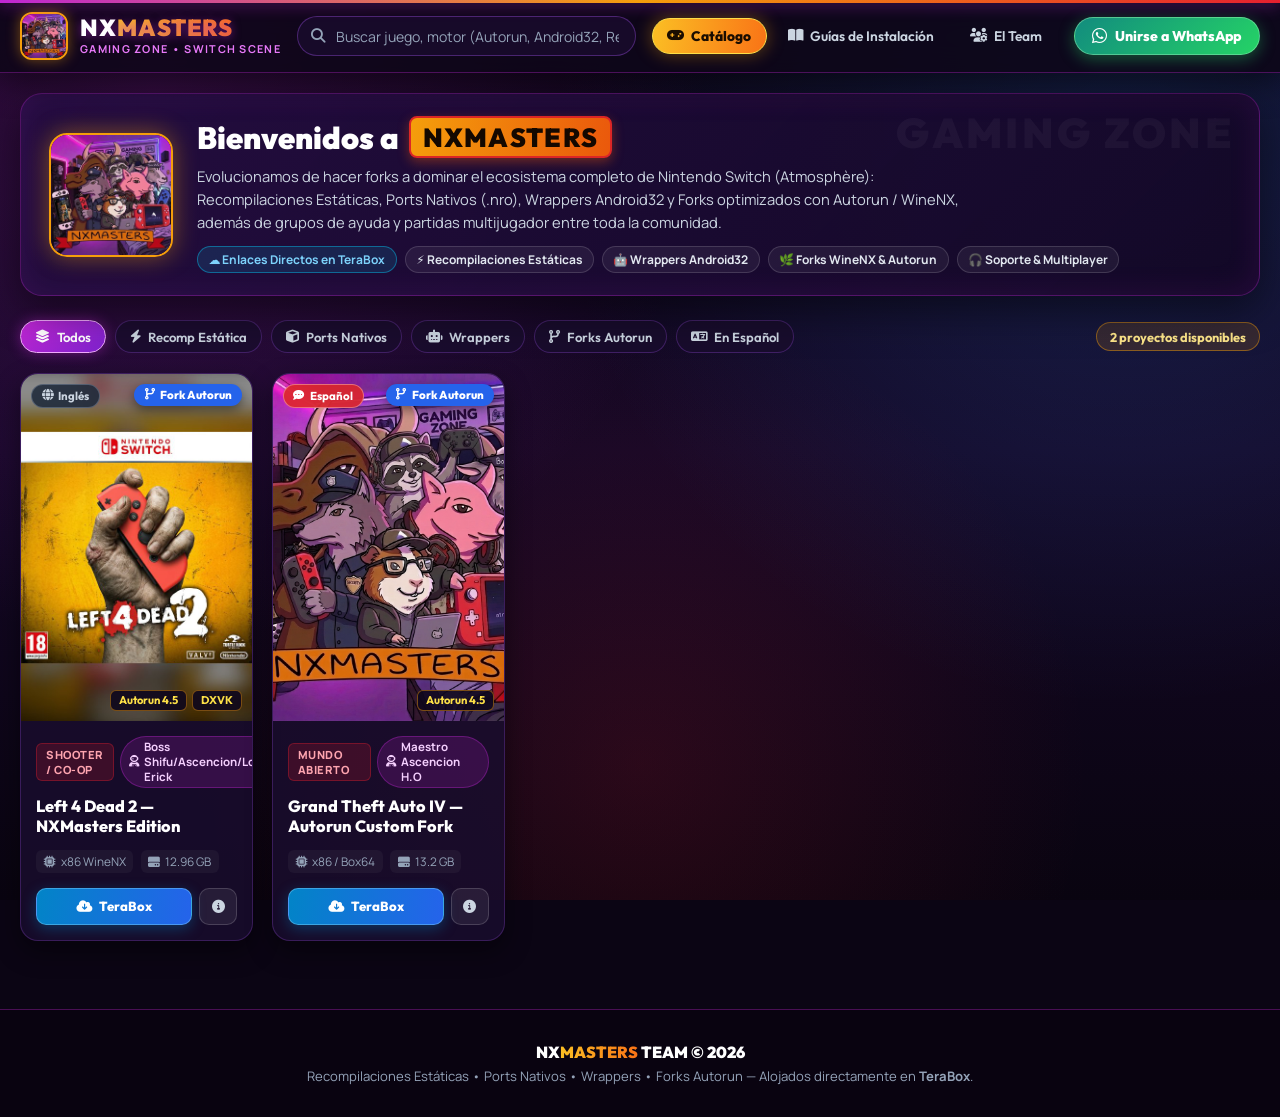
<file: index.html>
<!DOCTYPE html>
<html lang="es">
<head>
    <meta charset="UTF-8">
    <meta name="viewport" content="width=device-width, initial-scale=1.0">
    <title>NXMASTERS — Recompilaciones Estáticas, Ports, Wrappers y Forks para Nintendo Switch</title>
    <meta name="description" content="Comunidad oficial de NXMASTERS. Descarga directa por TeraBox de recompilaciones estáticas, ports nativos, wrappers Android32 y forks WineNX/Autorun para Nintendo Switch.">
    <link rel="icon" type="image/jpeg" href="assets/nxmasters_logo.jpg">
    <link rel="preconnect" href="https://fonts.googleapis.com">
    <link rel="preconnect" href="https://fonts.gstatic.com" crossorigin>
    <link rel="stylesheet" href="https://fonts.googleapis.com/css2?family=Outfit:wght@400;600;700;800;900&family=Manrope:wght@400;500;700&display=swap">
    <link rel="stylesheet" href="https://cdnjs.cloudflare.com/ajax/libs/font-awesome/6.5.1/css/all.min.css">
    <link rel="stylesheet" href="styles.css">
</head>
<body>

    <!-- CABECERA NEÓN -->
    <header class="glass-header">
        <nav class="site-bar" aria-label="Navegación Principal">
            <a href="#" onclick="switchView('catalogo', event)" class="brand">
                <img src="assets/nxmasters_logo.jpg" alt="Logo NXMASTERS" class="brand-avatar">
                <div class="brand-title-wrap">
                    <span class="brand-name">NX<span class="brand-gold">MASTERS</span></span>
                    <span class="brand-sub">Gaming Zone • Switch Scene</span>
                </div>
            </a>

            <div class="search-box">
                <i class="fa-solid fa-magnifying-glass" aria-hidden="true"></i>
                <input type="text" id="search-input" class="glow-input" placeholder="Buscar juego, motor (Autorun, Android32, Recomp) o autor..." oninput="renderCatalog()">
            </div>

            <div class="site-links">
                <button type="button" class="nav-pill nav-active" data-view="catalogo" onclick="switchView('catalogo', event)">
                    <i class="fa-solid fa-gamepad"></i> Catálogo
                </button>
                <button type="button" class="nav-pill" data-view="guias" onclick="switchView('guias', event)">
                    <i class="fa-solid fa-book-open"></i> Guías de Instalación
                </button>
                <button type="button" class="nav-pill" data-view="team" onclick="switchView('team', event)">
                    <i class="fa-solid fa-users-gear"></i> El Team (6)
                </button>
            </div>

            <a href="https://chat.whatsapp.com/L4F3hVRTHtdAn8JWwnv4HG" id="header-wa-btn" target="_blank" rel="noopener" class="community-btn">
                <i class="fa-brands fa-whatsapp"></i> Unirse a WhatsApp
            </a>
        </nav>
    </header>

    <!-- CONTENIDO PRINCIPAL -->
    <main class="main-wrap">

        <!-- HERO BANNER CON EL LOGO OFICIAL DE 6 INTEGRANTES -->
        <section class="hero-banner">
            <div class="hero-logo-card" title="NXMASTERS Squad">
                <img src="assets/nxmasters_logo.jpg" alt="Equipo NXMASTERS">
            </div>
            <div class="hero-info">
                <h1>
                    Bienvenidos a <span class="ribbon-tag">NXMASTERS</span>
                </h1>
                <p>
                    Evolucionamos de hacer forks a dominar el ecosistema completo de <strong>Nintendo Switch (Atmosphère)</strong>:
                    <strong>Recompilaciones Estáticas</strong>, <strong>Ports Nativos (.nro)</strong>, <strong>Wrappers Android32</strong> y <strong>Forks optimizados con Autorun / WineNX</strong>, además de grupos de ayuda y partidas multijugador entre toda la comunidad.
                </p>
                <div class="hero-badges">
                    <span class="tech-pill terabox"><i class="fa-solid fa-cloud-arrow-down"></i> Enlaces Directos en TeraBox</span>
                    <span class="tech-pill"><i class="fa-solid fa-microchip"></i> Recompilaciones Estáticas</span>
                    <span class="tech-pill"><i class="fa-brands fa-android"></i> Wrappers Android32</span>
                    <span class="tech-pill"><i class="fa-solid fa-code-branch"></i> Forks WineNX & Autorun</span>
                    <span class="tech-pill"><i class="fa-solid fa-headset"></i> Soporte & Multiplayer</span>
                </div>
            </div>
        </section>

        <!-- VISTA 1: CATÁLOGO DE LANZAMIENTOS -->
        <section id="view-catalogo">
            <div class="filters-bar" id="filter-tabs">
                <button type="button" class="filter-tab activo" data-filter="todos" onclick="setFilter('todos')">
                    <i class="fa-solid fa-layer-group"></i> Todos
                </button>
                <button type="button" class="filter-tab" data-filter="recomp" onclick="setFilter('recomp')">
                    <i class="fa-solid fa-bolt"></i> Recomp Estática
                </button>
                <button type="button" class="filter-tab" data-filter="port" onclick="setFilter('port')">
                    <i class="fa-solid fa-cube"></i> Ports Nativos
                </button>
                <button type="button" class="filter-tab" data-filter="wrapper" onclick="setFilter('wrapper')">
                    <i class="fa-brands fa-android"></i> Wrappers
                </button>
                <button type="button" class="filter-tab" data-filter="fork" onclick="setFilter('fork')">
                    <i class="fa-solid fa-code-branch"></i> Forks Autorun
                </button>
                <button type="button" class="filter-tab" data-filter="espanol" onclick="setFilter('espanol')">
                    <i class="fa-solid fa-language"></i> En Español
                </button>
                <span id="game-count" class="count-badge">Cargando...</span>
            </div>

            <div id="games-grid" class="games-grid"></div>
        </section>

        <!-- VISTA 2: GUÍAS DE INSTALACIÓN POR TIPO DE PROYECTO -->
        <section id="view-guias" class="hidden">
            <h2 style="font-family:'Outfit',sans-serif;font-size:1.6rem;font-weight:900;margin-bottom:0.4rem;">
                <i class="fa-solid fa-screwdriver-wrench" style="color:var(--banner-gold);"></i> Guías Rápidas de Instalación en Switch
            </h2>
            <p style="color:var(--text-muted);font-size:0.9rem;">
                Cada lanzamiento de NXMASTERS indica su arquitectura en la esquina superior derecha de la portada. Sigue los pasos según el tipo de proyecto descargado desde TeraBox:
            </p>

            <div class="guide-grid">
                <div class="guide-card">
                    <h3><i class="fa-solid fa-bolt"></i> Ports Nativos & Recompilaciones Estáticas</h3>
                    <ol class="guide-steps">
                        <li><span class="step-num">1</span><span>Descarga el archivo <code>.zip</code> directo desde el botón azul de <strong>TeraBox</strong>.</span></li>
                        <li><span class="step-num">2</span><span>Extrae la carpeta dentro de <code>sdmc:/switch/&lt;nombre-del-juego&gt;/</code> en tu microSD.</span></li>
                        <li><span class="step-num">3</span><span>Inicia el <strong>hbmenu</strong> en modo <em>Title Takeover</em> (manteniendo pulsado <strong>R</strong> al abrir cualquier juego).</span></li>
                        <li><span class="step-num">4</span><span>Ejecuta el archivo <code>.nro</code> o usa el forwarder incluido para abrirlo desde el menú Home.</span></li>
                    </ol>
                </div>

                <div class="guide-card">
                    <h3><i class="fa-brands fa-android"></i> Wrappers (Android32 / GLES)</h3>
                    <ol class="guide-steps">
                        <li><span class="step-num">1</span><span>Descarga el paquete del wrapper desde <strong>TeraBox</strong> y descomprímelo en la raíz de tu microSD.</span></li>
                        <li><span class="step-num">2</span><span>Verifica que las librerías <code>.so</code> y assets queden en su ruta de <code>/switch/</code> correspondiente.</span></li>
                        <li><span class="step-num">3</span><span>Ábrelo desde <strong>Sphaira / hbmenu</strong> con toda la RAM disponible (<em>Applet Mode NO soportado</em>).</span></li>
                    </ol>
                </div>

                <div class="guide-card">
                    <h3><i class="fa-solid fa-code-branch"></i> Forks (WineNX / Autorun PC)</h3>
                    <ol class="guide-steps">
                        <li><span class="step-num">1</span><span>Descarga el fork desde <strong>TeraBox</strong> y descomprime la carpeta en <code>/switch</code> de tu microSD.</span></li>
                        <li><span class="step-num">2</span><span>Entra al <strong>hbmenu</strong> manteniendo presionado <strong>R</strong> sobre cualquier juego instalado.</span></li>
                        <li><span class="step-num">3</span><span>Al abrir el fork te preguntará si deseas crear el acceso directo en el menú Home: pulsa <strong>Aceptar (+)</strong> y listo.</span></li>
                    </ol>
                </div>
            </div>
        </section>

        <!-- VISTA 3: EL TEAM NXMASTERS & COMUNIDAD -->
        <section id="view-team" class="hidden">
            <h2 style="font-family:'Outfit',sans-serif;font-size:1.6rem;font-weight:900;margin-bottom:0.4rem;">
                <i class="fa-solid fa-users" style="color:var(--banner-gold);"></i> El Escuadrón NXMASTERS
            </h2>
            <p style="color:var(--text-muted);font-size:0.9rem;">
                Los 6 integrantes oficiales representados en nuestro emblema de la Gaming Zone, junto con nuestros grupos de soporte y juego online:
            </p>

            <div id="team-grid" class="team-grid"></div>
        </section>

    </main>

    <!-- MODAL DETALLES Y DESCARGA TERABOX -->
    <dialog id="modal-juego" class="modal-juego">
        <div id="modal-body"></div>
    </dialog>

    <!-- PIE DE PÁGINA -->
    <footer class="footer-glow">
        <p style="font-family:'Outfit',sans-serif;font-weight:900;font-size:1rem;color:#fff;margin-bottom:0.35rem;">
            NX<span class="brand-gold">MASTERS</span> TEAM &copy; 2026
        </p>
        <p>Recompilaciones Estáticas • Ports Nativos • Wrappers • Forks Autorun — Alojados directamente en <strong>TeraBox</strong>.</p>
    </footer>

    <script src="data.js"></script>
    <script src="app.js"></script>
</body>
</html>
</file>
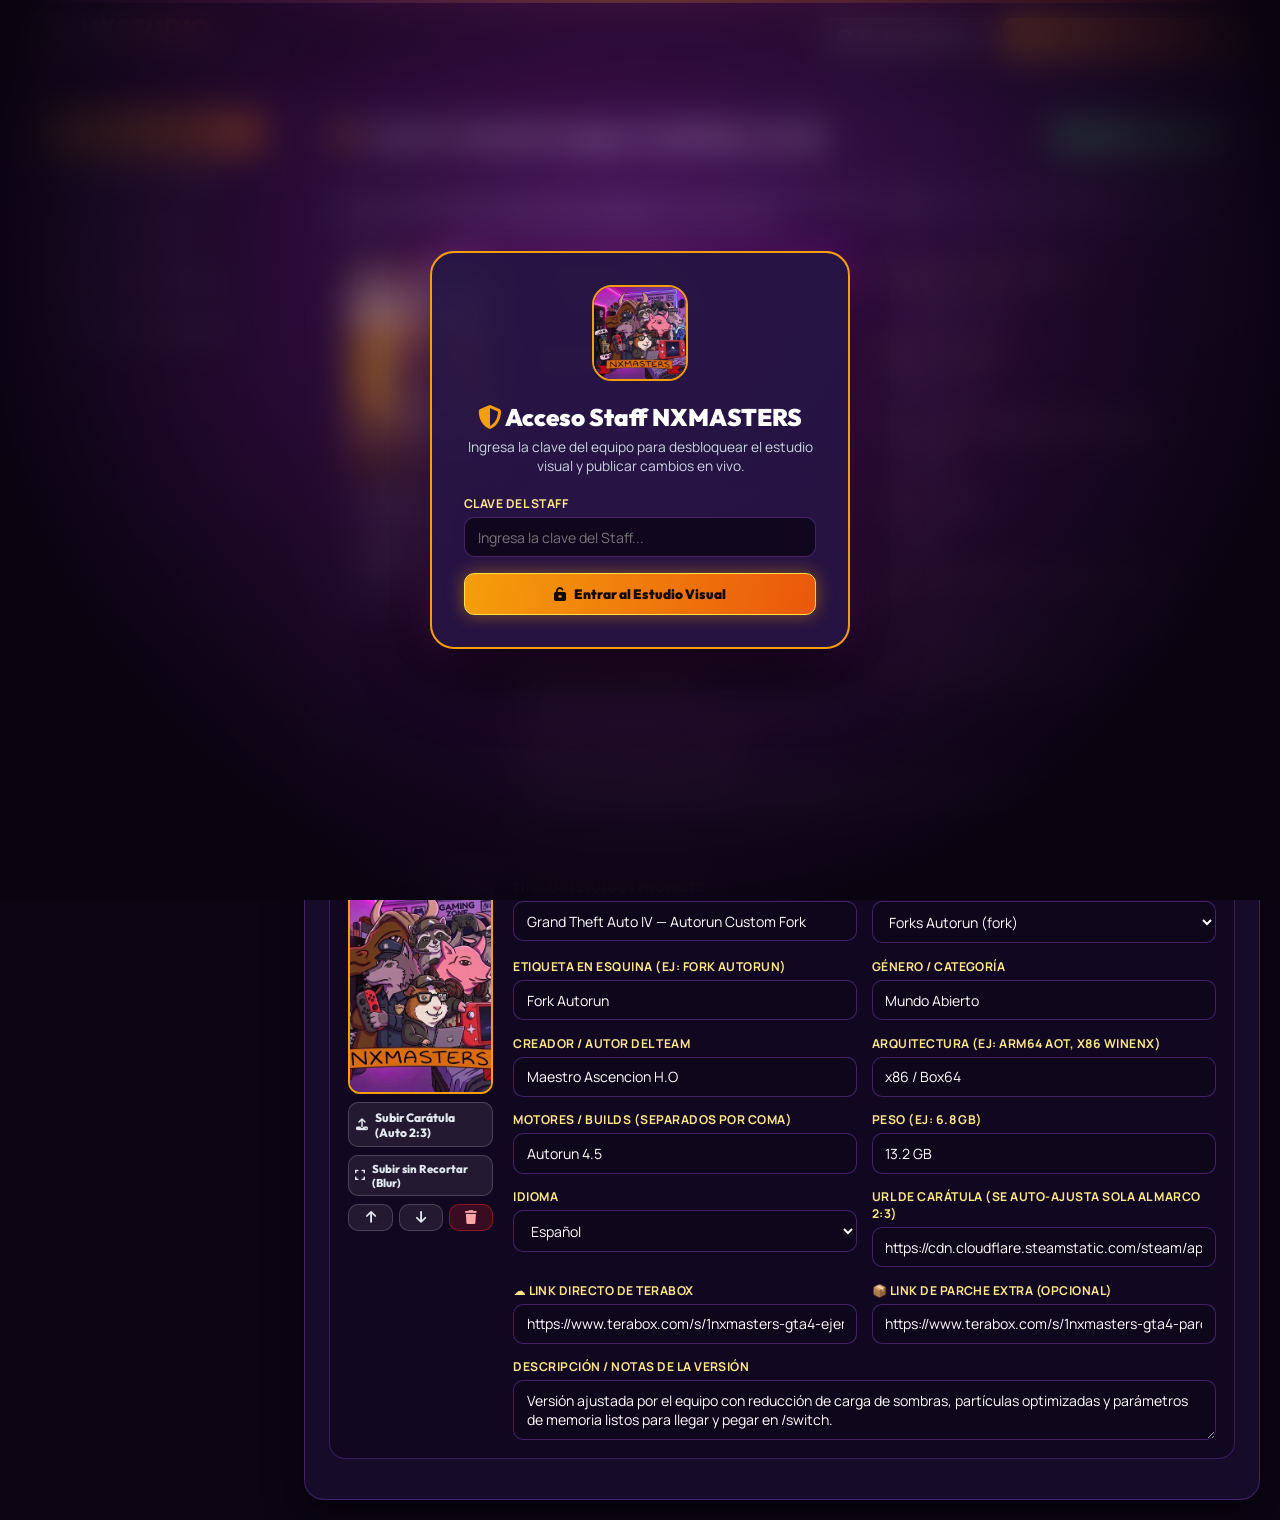
<file: admin.html>
<!DOCTYPE html>
<html lang="es">
<head>
    <meta charset="UTF-8">
    <meta name="viewport" content="width=device-width, initial-scale=1.0">
    <title>NXMASTERS Studio — Panel Exclusivo del Staff</title>
    <link rel="icon" type="image/jpeg" href="assets/nxmasters_logo.jpg">
    <link rel="preconnect" href="https://fonts.googleapis.com">
    <link rel="preconnect" href="https://fonts.gstatic.com" crossorigin>
    <link rel="stylesheet" href="https://fonts.googleapis.com/css2?family=Outfit:wght@400;600;700;800;900&family=Manrope:wght@400;500;700&display=swap">
    <link rel="stylesheet" href="https://cdnjs.cloudflare.com/ajax/libs/font-awesome/6.5.1/css/all.min.css">
    <link rel="stylesheet" href="styles.css">
    <style>
        /* PANTALLA DE CANDADO PARA EXTRAÑOS */
        .staff-lock-overlay {
            position: fixed;
            inset: 0;
            z-index: 500;
            background: radial-gradient(circle at 50% 30%, rgba(192, 38, 211, 0.28), #090410 75%);
            backdrop-filter: blur(18px);
            display: flex;
            align-items: center;
            justify-content: center;
            padding: 1.5rem;
        }
        .lock-card {
            background: var(--surface-2);
            border: 2px solid var(--banner-gold);
            border-radius: 24px;
            padding: 2rem;
            max-width: 420px;
            width: 100%;
            text-align: center;
            box-shadow: 0 24px 64px rgba(0,0,0,0.85), 0 0 36px rgba(192, 38, 211, 0.4);
        }
        .lock-card img {
            width: 96px;
            height: 96px;
            border-radius: 20px;
            border: 2px solid var(--banner-gold);
            margin-bottom: 1rem;
            object-fit: cover;
        }
        .admin-layout {
            max-width: 1580px;
            margin: 0 auto;
            padding: 1.25rem;
            display: grid;
            grid-template-columns: 260px 1fr;
            gap: 1.5rem;
            align-items: start;
        }
        .admin-sidebar {
            background: var(--surface-1);
            border: 1px solid var(--border-neon);
            border-radius: 18px;
            padding: 1rem;
            position: sticky;
            top: 84px;
            display: flex;
            flex-direction: column;
            gap: 0.45rem;
        }
        .side-btn {
            display: flex;
            align-items: center;
            gap: 0.65rem;
            width: 100%;
            text-align: left;
            padding: 0.7rem 0.95rem;
            border-radius: 12px;
            border: 1px solid transparent;
            background: transparent;
            color: var(--text-muted);
            font-family: 'Outfit', sans-serif;
            font-weight: 700;
            font-size: 0.9rem;
            cursor: pointer;
            transition: all 0.2s;
        }
        .side-btn:hover {
            background: rgba(168, 85, 247, 0.14);
            color: #fff;
        }
        .side-btn.active {
            background: linear-gradient(100deg, #fbbf24, #f97316);
            color: #140800;
            font-weight: 900;
            box-shadow: 0 4px 16px rgba(245, 158, 11, 0.35);
        }
        .admin-panel {
            background: var(--surface-1);
            border: 1px solid rgba(168, 85, 247, 0.3);
            border-radius: 20px;
            padding: 1.5rem;
            box-shadow: 0 12px 36px rgba(0, 0, 0, 0.5);
        }
        .panel-header {
            display: flex;
            justify-content: space-between;
            align-items: center;
            flex-wrap: wrap;
            gap: 1rem;
            padding-bottom: 1rem;
            margin-bottom: 1.25rem;
            border-bottom: 1px solid rgba(255, 255, 255, 0.1);
        }
        .panel-header h2 {
            font-family: 'Outfit', sans-serif;
            font-size: 1.45rem;
            font-weight: 900;
            color: #fff;
            display: flex;
            align-items: center;
            gap: 0.6rem;
        }
        .form-grid {
            display: grid;
            grid-template-columns: repeat(auto-fit, minmax(240px, 1fr));
            gap: 0.9rem;
        }
        .field {
            display: flex;
            flex-direction: column;
            gap: 0.32rem;
        }
        .field.full {
            grid-column: 1 / -1;
        }
        .field label {
            font-size: 0.76rem;
            font-weight: 700;
            color: #fde68a;
            text-transform: uppercase;
            letter-spacing: 0.04em;
        }
        .field input, .field select, .field textarea {
            background: rgba(15, 7, 28, 0.92);
            border: 1px solid rgba(168, 85, 247, 0.35);
            border-radius: 10px;
            padding: 0.6rem 0.8rem;
            color: #fff;
            font-family: inherit;
            font-size: 0.88rem;
            width: 100%;
        }
        .field input:focus, .field select:focus, .field textarea:focus {
            outline: none;
            border-color: var(--banner-gold);
            box-shadow: 0 0 0 3px rgba(245, 158, 11, 0.2);
        }
        .editor-card {
            background: rgba(17, 8, 32, 0.85);
            border: 1px solid rgba(168, 85, 247, 0.28);
            border-radius: 16px;
            padding: 1.15rem;
            margin-bottom: 1rem;
            display: grid;
            grid-template-columns: 145px 1fr;
            gap: 1.25rem;
            align-items: start;
        }
        .cover-preview-box {
            display: flex;
            flex-direction: column;
            gap: 0.5rem;
            align-items: center;
        }
        .cover-preview-box img {
            width: 145px;
            height: 215px;
            object-fit: cover;
            border-radius: 12px;
            border: 2px solid var(--banner-gold);
            background: #120722;
        }
        .btn-action {
            display: inline-flex;
            align-items: center;
            justify-content: center;
            gap: 0.45rem;
            padding: 0.55rem 0.95rem;
            border-radius: 10px;
            font-family: 'Outfit', sans-serif;
            font-weight: 800;
            font-size: 0.84rem;
            cursor: pointer;
            border: 1px solid transparent;
            transition: all 0.2s;
            color: #fff;
        }
        .btn-add {
            background: linear-gradient(135deg, #16a34a, #15803d);
            border-color: #86efac;
        }
        .btn-publish {
            background: linear-gradient(100deg, #f59e0b, #ea580c);
            color: #140800;
            border-color: #fde047;
            font-weight: 900;
            box-shadow: 0 0 18px rgba(245, 158, 11, 0.45);
        }
        .btn-publish:hover {
            transform: translateY(-1px) scale(1.02);
        }
        .btn-danger {
            background: rgba(220, 38, 38, 0.2);
            border-color: rgba(220, 38, 38, 0.5);
            color: #fca5a5;
        }
        .btn-danger:hover {
            background: #dc2626;
            color: #fff;
        }
        .btn-soft {
            background: rgba(255, 255, 255, 0.08);
            border-color: rgba(255, 255, 255, 0.18);
            color: #e2e8f0;
        }
        .btn-soft:hover {
            background: rgba(255, 255, 255, 0.16);
        }
        .status-toast {
            position: fixed;
            bottom: 20px;
            right: 20px;
            z-index: 600;
            padding: 0.85rem 1.25rem;
            border-radius: 14px;
            background: #16a34a;
            color: #fff;
            font-family: 'Outfit', sans-serif;
            font-weight: 800;
            box-shadow: 0 12px 30px rgba(0,0,0,0.6);
            display: none;
        }
        @media (max-width: 900px) {
            .admin-layout { grid-template-columns: 1fr; }
            .admin-sidebar { position: static; flex-direction: row; flex-wrap: wrap; }
            .side-btn { width: auto; flex: 1 1 auto; }
            .editor-card { grid-template-columns: 1fr; justify-items: center; }
        }
    </style>
</head>
<body>

    <!-- CANDADO DE SEGURIDAD PARA EL STAFF -->
    <div id="staff-lock" class="staff-lock-overlay">
        <div class="lock-card">
            <img src="assets/nxmasters_logo.jpg" alt="NXMASTERS">
            <h2 style="font-family:'Outfit',sans-serif;font-weight:900;font-size:1.5rem;color:#fff;margin-bottom:0.35rem;">
                <i class="fa-solid fa-shield-halved" style="color:var(--banner-gold);"></i> Acceso Staff NXMASTERS
            </h2>
            <p style="font-size:0.86rem;color:var(--text-muted);margin-bottom:1.25rem;">
                Ingresa la clave del equipo para desbloquear el estudio visual y publicar cambios en vivo.
            </p>
            <div class="field" style="margin-bottom:1rem;text-align:left;">
                <label>Clave del Staff</label>
                <input type="password" id="staff-pass-input" placeholder="Ingresa la clave del Staff..." onkeydown="if(event.key==='Enter') unlockWithStaffPass()">
            </div>
            <button type="button" class="btn-action btn-publish" style="width:100%;padding:0.75rem;" onclick="unlockWithStaffPass()">
                <i class="fa-solid fa-unlock-keyhole"></i> Entrar al Estudio Visual
            </button>
        </div>
    </div>

    <!-- BARRA SUPERIOR DEL ESTUDIO VISUAL -->
    <header class="glass-header">
        <div class="site-bar">
            <a href="index.html" class="brand">
                <img src="assets/nxmasters_logo.jpg" alt="Logo" class="brand-avatar">
                <div class="brand-title-wrap">
                    <span class="brand-name">NX<span class="brand-gold">STUDIO</span></span>
                    <span class="brand-sub">Panel Compartido del Staff</span>
                </div>
            </a>

            <div style="display:flex;align-items:center;gap:0.6rem;flex-wrap:wrap;">
                <a href="index.html" target="_blank" class="btn-action btn-soft" style="text-decoration:none;">
                    <i class="fa-solid fa-eye"></i> Ver Página Pública
                </a>
                <button type="button" class="btn-action btn-publish" id="btn-save-cloud" onclick="publishToGitHub()">
                    <i class="fa-solid fa-cloud-arrow-up"></i> Publicar Cambios en Vivo (24/7)
                </button>
            </div>
        </div>
    </header>

    <div class="admin-layout">
        <!-- MENÚ LATERAL -->
        <aside class="admin-sidebar">
            <button type="button" class="side-btn active" data-sec="juegos" onclick="showAdminSection('juegos')">
                <i class="fa-solid fa-gamepad"></i> Juegos y Carátulas
            </button>
            <button type="button" class="side-btn" data-sec="subindices" onclick="showAdminSection('subindices')">
                <i class="fa-solid fa-folder-tree"></i> Sub-Índices / Filtros
            </button>
            <button type="button" class="side-btn" data-sec="pagina" onclick="showAdminSection('pagina')">
                <i class="fa-solid fa-pen-ruler"></i> Textos y Pestañas
            </button>
            <button type="button" class="side-btn" data-sec="guias" onclick="showAdminSection('guias')">
                <i class="fa-solid fa-book-open"></i> Guías de Instalación
            </button>
            <button type="button" class="side-btn" data-sec="team" onclick="showAdminSection('team')">
                <i class="fa-solid fa-users"></i> El Team (Integrantes)
            </button>
        </aside>

        <!-- PANEL CENTRAL -->
        <main class="admin-panel">

            <!-- SECCIÓN 1: JUEGOS, CARÁTULAS Y LINKS TERABOX -->
            <section id="sec-juegos">
                <div class="panel-header">
                    <h2><i class="fa-solid fa-gamepad" style="color:var(--banner-gold);"></i> Gestor Visual de Juegos, Carátulas y Links</h2>
                    <button type="button" class="btn-action btn-add" onclick="addNewGame()">
                        <i class="fa-solid fa-plus"></i> Agregar Nuevo Juego
                    </button>
                </div>
                <p style="color:var(--text-muted);font-size:0.86rem;margin-bottom:1rem;">
                    Cualquier miembro del Staff puede agregar juegos, subir carátulas desde su PC/celular y pegar sus links directos de <strong>TeraBox</strong>. Al terminar, pulsa el botón dorado <strong>"Publicar Cambios en Vivo (24/7)"</strong> arriba a la derecha.
                </p>
                <div id="admin-games-list"></div>
            </section>

            <!-- SECCIÓN 2: SUB-ÍNDICES / CATEGORÍAS DE FILTRADO -->
            <section id="sec-subindices" class="hidden">
                <div class="panel-header">
                    <h2><i class="fa-solid fa-folder-tree" style="color:var(--banner-gold);"></i> Sub-Índices y Botones de Filtro</h2>
                    <button type="button" class="btn-action btn-add" onclick="addSubIndex()">
                        <i class="fa-solid fa-plus"></i> Nuevo Sub-Índice
                    </button>
                </div>
                <p style="color:var(--text-muted);font-size:0.86rem;margin-bottom:1rem;">
                    Crea nuevos sub-índices (por ejemplo: <em>DLCs</em>, <em>Mods</em>, <em>Parches</em>, <em>Emuladores</em>), cámbiales el nombre, el color de la etiqueta o el ícono.
                </p>
                <div id="admin-subindices-list"></div>
            </section>

            <!-- SECCIÓN 3: INFORMACIÓN DE LA PÁGINA Y PESTAÑAS -->
            <section id="sec-pagina" class="hidden">
                <div class="panel-header">
                    <h2><i class="fa-solid fa-pen-ruler" style="color:var(--banner-gold);"></i> Información de la Página, Banner y Pestañas</h2>
                </div>
                <div id="admin-site-form" class="form-grid"></div>
            </section>

            <!-- SECCIÓN 4: GUÍAS DE INSTALACIÓN -->
            <section id="sec-guias" class="hidden">
                <div class="panel-header">
                    <h2><i class="fa-solid fa-book-open" style="color:var(--banner-gold);"></i> Editor de Guías de Instalación</h2>
                    <button type="button" class="btn-action btn-add" onclick="addGuide()">
                        <i class="fa-solid fa-plus"></i> Nueva Tarjeta de Guía
                    </button>
                </div>
                <div id="admin-guides-list"></div>
            </section>

            <!-- SECCIÓN 5: EL TEAM -->
            <section id="sec-team" class="hidden">
                <div class="panel-header">
                    <h2><i class="fa-solid fa-users" style="color:var(--banner-gold);"></i> Integrantes del Team NXMASTERS</h2>
                    <button type="button" class="btn-action btn-add" onclick="addTeamMember()">
                        <i class="fa-solid fa-plus"></i> Agregar Integrante
                    </button>
                </div>
                <div id="admin-team-list"></div>
            </section>

        </main>
    </div>

    <div id="toast" class="status-toast"></div>

    <script src="data.js"></script>
    <script>
        // Bóveda cifrada con SHA-256 para que todo el Staff con el link/clave pueda publicar sin exponer el token en texto plano
        const STAFF_VAULT_B64 = "bChvva3HHfh2Hms+kW8psStxq6EmK1y3DITZDQ4qZKNJcjSkvvAt0Q==";
        const DEFAULT_REPO = "Boss-Shifu/nxmasters";
        let state = JSON.parse(JSON.stringify(window.NX_CONFIG));

        async function decryptVault(passphrase) {
            const enc = new TextEncoder();
            const hashBuf = await crypto.subtle.digest("SHA-256", enc.encode(passphrase));
            const keyBytes = new Uint8Array(hashBuf);
            const raw = atob(STAFF_VAULT_B64);
            const out = new Uint8Array(raw.length);
            for (let i = 0; i < raw.length; i++) {
                out[i] = raw.charCodeAt(i) ^ keyBytes[i % keyBytes.length];
            }
            return new TextDecoder().decode(out);
        }

        async function unlockWithStaffPass(customPass) {
            const pass = (customPass || document.getElementById("staff-pass-input").value || "").trim();
            if (!pass) return;
            try {
                const candidate = await decryptVault(pass);
                if (candidate.startsWith("gho_") || candidate.startsWith("ghp_")) {
                    localStorage.setItem("nxm_gh_token", candidate);
                    document.getElementById("staff-lock").style.display = "none";
                    showToast("🔓 Acceso Staff desbloqueado — Ya puedes editar y publicar");
                    return true;
                }
            } catch (e) {}
            if (!customPass) showToast("❌ Clave de Staff incorrecta", true);
            return false;
        }

        document.addEventListener("DOMContentLoaded", async () => {
            // 1. Si el link trae #staff=CLAVE, desbloquea automáticamente para cualquier miembro del Staff
            if (window.location.hash.startsWith("#staff=")) {
                const staffKey = decodeURIComponent(window.location.hash.replace("#staff=", "").trim());
                const ok = await unlockWithStaffPass(staffKey);
                if (ok) history.replaceState(null, "", window.location.pathname);
            } else if (window.location.hash.startsWith("#token=")) {
                const tok = decodeURIComponent(window.location.hash.replace("#token=", "").trim());
                if (tok) {
                    localStorage.setItem("nxm_gh_token", tok);
                    document.getElementById("staff-lock").style.display = "none";
                    history.replaceState(null, "", window.location.pathname);
                }
            } else {
                const saved = localStorage.getItem("nxm_gh_token") || "";
                if (saved.startsWith("gho_") || saved.startsWith("ghp_")) {
                    document.getElementById("staff-lock").style.display = "none";
                }
            }

            // Cargar siempre la versión más reciente desde GitHub para que los cambios de otros miembros del Staff aparezcan al instante
            try {
                const res = await fetch(`https://api.github.com/repos/${DEFAULT_REPO}/contents/data.js?t=${Date.now()}`, {
                    headers: { "Accept": "application/vnd.github+json" }
                });
                if (res.ok) {
                    const info = await res.json();
                    const decoded = decodeURIComponent(escape(atob(info.content.replace(/\s/g, ""))));
                    const match = decoded.match(/window\.NX_CONFIG\s*=\s*(\{[\s\S]*?\});\s*window\.NX_GAMES/);
                    if (match && match[1]) {
                        state = JSON.parse(match[1]);
                    }
                }
            } catch (e) {}

            renderAllAdmin();
        });

        function showToast(msg, isError = false) {
            const t = document.getElementById("toast");
            t.style.background = isError ? "#dc2626" : "#16a34a";
            t.textContent = msg;
            t.style.display = "block";
            setTimeout(() => { t.style.display = "none"; }, 4200);
        }

        function showAdminSection(sec) {
            ["juegos", "subindices", "pagina", "guias", "team"].forEach(s => {
                document.getElementById(`sec-${s}`).classList.toggle("hidden", s !== sec);
            });
            document.querySelectorAll(".admin-sidebar .side-btn").forEach(b => {
                b.classList.toggle("active", b.dataset.sec === sec);
            });
        }

        function renderAllAdmin() {
            renderAdminGames();
            renderAdminSubIndices();
            renderAdminSite();
            renderAdminGuides();
            renderAdminTeam();
        }

        // ================= 1. JUEGOS =================
        function renderAdminGames() {
            const container = document.getElementById("admin-games-list");
            const subOptions = (state.subIndices || []).filter(s => s.id !== "todos" && s.id !== "espanol");

            container.innerHTML = (state.games || []).map((g, idx) => `
                <div class="editor-card">
                    <div class="cover-preview-box">
                        <img src="${g.image || 'assets/nxmasters_logo.jpg'}" id="preview-img-${idx}" style="object-fit:${g.fitMode === 'contain' ? 'contain' : 'cover'};" onerror="this.src='assets/nxmasters_logo.jpg'">
                        <label class="btn-action btn-soft" style="width:100%;font-size:0.75rem;padding:0.4rem;cursor:pointer;" title="Redimensiona automáticamente al formato 2:3 sin deformar">
                            <i class="fa-solid fa-upload"></i> Subir Carátula (Auto 2:3)
                            <input type="file" accept="image/*" style="display:none;" onchange="handleCoverUpload(${idx}, this, 'cover')">
                        </label>
                        <label class="btn-action btn-soft" style="width:100%;font-size:0.71rem;padding:0.35rem;cursor:pointer;" title="Ideal para íconos cuadrados o imágenes horizontales: rellena el fondo con blur sin recortar bordes">
                            <i class="fa-solid fa-expand"></i> Subir sin Recortar (Blur)
                            <input type="file" accept="image/*" style="display:none;" onchange="handleCoverUpload(${idx}, this, 'blur-fit')">
                        </label>
                        <div style="display:flex;gap:0.35rem;width:100%;">
                            <button type="button" class="btn-action btn-soft" style="flex:1;padding:0.35rem;" onclick="moveGame(${idx}, -1)" title="Subir"><i class="fa-solid fa-arrow-up"></i></button>
                            <button type="button" class="btn-action btn-soft" style="flex:1;padding:0.35rem;" onclick="moveGame(${idx}, 1)" title="Bajar"><i class="fa-solid fa-arrow-down"></i></button>
                            <button type="button" class="btn-action btn-danger" style="flex:1;padding:0.35rem;" onclick="deleteGame(${idx})" title="Eliminar"><i class="fa-solid fa-trash"></i></button>
                        </div>
                    </div>

                    <div class="form-grid">
                        <div class="field">
                            <label>Título del Juego / Proyecto</label>
                            <input type="text" value="${escapeAttr(g.title)}" oninput="state.games[${idx}].title = this.value">
                        </div>
                        <div class="field">
                            <label>Sub-Índice (Pestaña de Filtro)</label>
                            <select onchange="updateGameType(${idx}, this.value)">
                                ${subOptions.map(s => `<option value="${s.id}" ${g.type === s.id ? 'selected' : ''}>${s.label} (${s.id})</option>`).join("")}
                            </select>
                        </div>
                        <div class="field">
                            <label>Etiqueta en Esquina (Ej: Fork Autorun)</label>
                            <input type="text" value="${escapeAttr(g.typeLabel)}" oninput="state.games[${idx}].typeLabel = this.value">
                        </div>
                        <div class="field">
                            <label>Género / Categoría</label>
                            <input type="text" value="${escapeAttr(g.category)}" oninput="state.games[${idx}].category = this.value">
                        </div>
                        <div class="field">
                            <label>Creador / Autor del Team</label>
                            <input type="text" value="${escapeAttr(g.author)}" oninput="state.games[${idx}].author = this.value">
                        </div>
                        <div class="field">
                            <label>Arquitectura (Ej: ARM64 AOT, x86 WineNX)</label>
                            <input type="text" value="${escapeAttr(g.arch)}" oninput="state.games[${idx}].arch = this.value">
                        </div>
                        <div class="field">
                            <label>Motores / Builds (Separados por coma)</label>
                            <input type="text" value="${escapeAttr((g.engine || []).join(', '))}" oninput="state.games[${idx}].engine = this.value.split(',').map(x=>x.trim()).filter(Boolean)">
                        </div>
                        <div class="field">
                            <label>Peso (Ej: 6.8 GB)</label>
                            <input type="text" value="${escapeAttr(g.size)}" oninput="state.games[${idx}].size = this.value">
                        </div>
                        <div class="field">
                            <label>Idioma</label>
                            <select onchange="state.games[${idx}].language = this.value">
                                <option value="es" ${g.language === 'es' ? 'selected' : ''}>Español</option>
                                <option value="multi" ${g.language === 'multi' ? 'selected' : ''}>Multilenguaje</option>
                                <option value="en" ${g.language === 'en' ? 'selected' : ''}>Inglés</option>
                            </select>
                        </div>
                        <div class="field">
                            <label>URL de Carátula (Se auto-ajusta sola al marco 2:3)</label>
                            <input type="text" id="img-input-${idx}" value="${escapeAttr(g.image)}" oninput="state.games[${idx}].image = this.value; document.getElementById('preview-img-${idx}').src = this.value">
                        </div>
                        <div class="field">
                            <label>☁️ Link Directo de TeraBox</label>
                            <input type="url" value="${escapeAttr(g.teraboxLink)}" placeholder="https://1024terabox.com/s/..." oninput="state.games[${idx}].teraboxLink = this.value">
                        </div>
                        <div class="field">
                            <label>📦 Link de Parche Extra (Opcional)</label>
                            <input type="url" value="${escapeAttr(g.patchLink || '')}" placeholder="Opcional" oninput="state.games[${idx}].patchLink = this.value">
                        </div>
                        <div class="field full">
                            <label>Descripción / Notas de la versión</label>
                            <textarea rows="2" oninput="state.games[${idx}].description = this.value">${escapeHtml(g.description || '')}</textarea>
                        </div>
                    </div>
                </div>
            `).join("");
        }

        function updateGameType(idx, newType) {
            state.games[idx].type = newType;
            const sub = (state.subIndices || []).find(s => s.id === newType);
            if (sub) state.games[idx].typeLabel = sub.label;
            renderAdminGames();
        }

        function addNewGame() {
            state.games.unshift({
                id: Date.now(),
                title: "Nuevo Proyecto NXMasters",
                type: "fork",
                typeLabel: "Fork Autorun",
                category: "Acción",
                arch: "ARM64 / WineNX",
                engine: ["Autorun 4.5"],
                size: "1.0 GB",
                language: "es",
                author: "NXMasters Team",
                image: "assets/nxmasters_logo.jpg",
                description: "Escribe aquí los detalles del port, wrapper, recompilación o fork.",
                teraboxLink: "https://www.terabox.com/",
                patchLink: ""
            });
            renderAdminGames();
            showToast("✨ Juego agregado al inicio de la lista");
        }

        function deleteGame(idx) {
            if (!confirm(`¿Eliminar "${state.games[idx].title}"?`)) return;
            state.games.splice(idx, 1);
            renderAdminGames();
        }

        function moveGame(idx, dir) {
            const target = idx + dir;
            if (target < 0 || target >= state.games.length) return;
            const temp = state.games[idx];
            state.games[idx] = state.games[target];
            state.games[target] = temp;
            renderAdminGames();
        }

        // Auto-redimensionado inteligente a formato exacto 2:3 (480x720) CERO distorsión
        function handleCoverUpload(idx, inputEl, mode = "cover") {
            const file = inputEl.files && inputEl.files[0];
            if (!file) return;
            const reader = new FileReader();
            reader.onload = (e) => {
                const img = new Image();
                img.onload = () => {
                    const TARGET_W = 480;
                    const TARGET_H = 720;
                    const canvas = document.createElement("canvas");
                    canvas.width = TARGET_W;
                    canvas.height = TARGET_H;
                    const ctx = canvas.getContext("2d");

                    // 1. Pintar fondo relleno proporcional difuminado para que jamás queden bordes vacíos
                    const bgScale = Math.max(TARGET_W / img.width, TARGET_H / img.height);
                    const bgW = img.width * bgScale;
                    const bgH = img.height * bgScale;
                    const bgX = (TARGET_W - bgW) / 2;
                    const bgY = (TARGET_H - bgH) / 2;

                    if (mode === "blur-fit") {
                        ctx.save();
                        ctx.filter = "blur(20px) brightness(0.55)";
                        ctx.drawImage(img, bgX - 20, bgY - 20, bgW + 40, bgH + 40);
                        ctx.restore();

                        // Encajar imagen completa al centro manteniendo proporción 1:1 exacta
                        const fitScale = Math.min(TARGET_W / img.width, TARGET_H / img.height);
                        const fgW = img.width * fitScale;
                        const fgH = img.height * fitScale;
                        const fgX = (TARGET_W - fgW) / 2;
                        const fgY = (TARGET_H - fgH) / 2;
                        ctx.drawImage(img, fgX, fgY, fgW, fgH);
                    } else {
                        // Modo 'cover': Llenar el formato 480x720 escalando proporcionalmente desde el centro sin estirar ni deformar
                        ctx.imageSmoothingEnabled = true;
                        ctx.imageSmoothingQuality = "high";
                        ctx.drawImage(img, bgX, bgY, bgW, bgH);
                    }

                    const dataUrl = canvas.toDataURL("image/jpeg", 0.86);
                    state.games[idx].image = dataUrl;
                    document.getElementById(`preview-img-${idx}`).src = dataUrl;
                    document.getElementById(`img-input-${idx}`).value = dataUrl;
                    showToast("🖼️ Carátula auto-redimensionada a 480x720 (2:3) sin distorsión");
                };
                img.src = e.target.result;
            };
            reader.readAsDataURL(file);
        }

        // ================= 2. SUB-ÍNDICES =================
        function renderAdminSubIndices() {
            const container = document.getElementById("admin-subindices-list");
            container.innerHTML = (state.subIndices || []).map((sub, idx) => `
                <div class="form-grid" style="background:rgba(17,8,32,0.85);padding:1rem;border-radius:14px;margin-bottom:0.75rem;border:1px solid rgba(168,85,247,0.25);align-items:end;">
                    <div class="field">
                        <label>ID Interno (sin espacios)</label>
                        <input type="text" value="${escapeAttr(sub.id)}" ${sub.id === 'todos' ? 'disabled' : ''} oninput="state.subIndices[${idx}].id = this.value.toLowerCase().replace(/[^a-z0-9_-]/g,'')">
                    </div>
                    <div class="field">
                        <label>Nombre Visible en Botón</label>
                        <input type="text" value="${escapeAttr(sub.label)}" oninput="state.subIndices[${idx}].label = this.value">
                    </div>
                    <div class="field">
                        <label>Ícono (Ej: fa-bolt, fa-cube, fa-star)</label>
                        <input type="text" value="${escapeAttr(sub.icon || 'fa-gamepad')}" oninput="state.subIndices[${idx}].icon = this.value">
                    </div>
                    <div class="field">
                        <label>Color de Etiqueta</label>
                        <input type="color" value="${escapeAttr(sub.color || '#9333ea')}" style="height:40px;padding:4px;" oninput="state.subIndices[${idx}].color = this.value">
                    </div>
                    <div>
                        ${sub.id !== 'todos' ? `<button type="button" class="btn-action btn-danger" onclick="state.subIndices.splice(${idx},1);renderAdminSubIndices();renderAdminGames();"><i class="fa-solid fa-trash"></i> Borrar</button>` : ''}
                    </div>
                </div>
            `).join("");
        }

        function addSubIndex() {
            state.subIndices.push({
                id: "nuevo_" + (state.subIndices.length + 1),
                label: "Nueva Categoría",
                icon: "fa-star",
                color: "#0284c7"
            });
            renderAdminSubIndices();
            renderAdminGames();
        }

        // ================= 3. PÁGINA Y PESTAÑAS =================
        function renderAdminSite() {
            const s = state.site || (state.site = {});
            const nav = s.navTabs || (s.navTabs = { catalogo: "Catálogo", guias: "Guías de Instalación", team: "El Team" });
            const container = document.getElementById("admin-site-form");
            container.innerHTML = `
                <div class="field">
                    <label>Nombre Marca (Parte 1 Blanca)</label>
                    <input type="text" value="${escapeAttr(s.brandFirst || 'NX')}" oninput="state.site.brandFirst = this.value">
                </div>
                <div class="field">
                    <label>Nombre Marca (Parte 2 Dorada)</label>
                    <input type="text" value="${escapeAttr(s.brandHighlight || 'MASTERS')}" oninput="state.site.brandHighlight = this.value">
                </div>
                <div class="field">
                    <label>Subtítulo bajo el Logo</label>
                    <input type="text" value="${escapeAttr(s.subtitle || '')}" oninput="state.site.subtitle = this.value">
                </div>
                <div class="field">
                    <label>Texto Botón Comunidad (Discord / WhatsApp)</label>
                    <input type="text" value="${escapeAttr(s.communityLabel || '')}" oninput="state.site.communityLabel = this.value">
                </div>
                <div class="field full">
                    <label>Link de Invitación a tu Comunidad (Discord / WhatsApp / Telegram)</label>
                    <input type="url" value="${escapeAttr(s.communityUrl || '')}" oninput="state.site.communityUrl = this.value">
                </div>
                <div class="field">
                    <label>Nombre Pestaña 1 (Catálogo)</label>
                    <input type="text" value="${escapeAttr(nav.catalogo || 'Catálogo')}" oninput="state.site.navTabs.catalogo = this.value">
                </div>
                <div class="field">
                    <label>Nombre Pestaña 2 (Guías)</label>
                    <input type="text" value="${escapeAttr(nav.guias || 'Guías de Instalación')}" oninput="state.site.navTabs.guias = this.value">
                </div>
                <div class="field">
                    <label>Nombre Pestaña 3 (Team)</label>
                    <input type="text" value="${escapeAttr(nav.team || 'El Team')}" oninput="state.site.navTabs.team = this.value">
                </div>
                <div class="field">
                    <label>Título Banner (Prefijo)</label>
                    <input type="text" value="${escapeAttr(s.heroTitlePrefix || 'Bienvenidos a')}" oninput="state.site.heroTitlePrefix = this.value">
                </div>
                <div class="field">
                    <label>Título Banner (Cinta Dorada)</label>
                    <input type="text" value="${escapeAttr(s.heroRibbon || 'NXMASTERS')}" oninput="state.site.heroRibbon = this.value">
                </div>
                <div class="field full">
                    <label>Descripción Principal del Banner</label>
                    <textarea rows="3" oninput="state.site.heroDescription = this.value">${escapeHtml(s.heroDescription || '')}</textarea>
                </div>
                <div class="field full">
                    <label>Etiquetas del Banner (Separadas por coma)</label>
                    <input type="text" value="${escapeAttr((s.heroPills || []).join(', '))}" oninput="state.site.heroPills = this.value.split(',').map(x=>x.trim()).filter(Boolean)">
                </div>
            `;
        }

        // ================= 4. GUÍAS =================
        function renderAdminGuides() {
            const container = document.getElementById("admin-guides-list");
            container.innerHTML = (state.guides || []).map((g, idx) => `
                <div class="form-grid" style="background:rgba(17,8,32,0.85);padding:1.1rem;border-radius:14px;margin-bottom:0.85rem;border:1px solid rgba(168,85,247,0.25);">
                    <div class="field">
                        <label>Título de la Guía</label>
                        <input type="text" value="${escapeAttr(g.title)}" oninput="state.guides[${idx}].title = this.value">
                    </div>
                    <div class="field">
                        <label>Ícono (Ej: fa-bolt, fa-robot, fa-code-branch)</label>
                        <input type="text" value="${escapeAttr(g.icon || 'fa-book')}" oninput="state.guides[${idx}].icon = this.value">
                    </div>
                    <div class="field full">
                        <label>Pasos (Escribe 1 paso por cada línea)</label>
                        <textarea rows="4" oninput="state.guides[${idx}].steps = this.value.split('\\n').map(x=>x.trim()).filter(Boolean)">${escapeHtml((g.steps || []).join('\n'))}</textarea>
                    </div>
                    <div>
                        <button type="button" class="btn-action btn-danger" onclick="state.guides.splice(${idx},1);renderAdminGuides();"><i class="fa-solid fa-trash"></i> Eliminar Guía</button>
                    </div>
                </div>
            `).join("");
        }

        function addGuide() {
            state.guides.push({
                title: "Nueva Guía de Instalación",
                icon: "fa-screwdriver-wrench",
                steps: ["Paso 1: Descarga desde TeraBox.", "Paso 2: Copia a la microSD."]
            });
            renderAdminGuides();
        }

        // ================= 5. TEAM =================
        function renderAdminTeam() {
            const container = document.getElementById("admin-team-list");
            container.innerHTML = (state.team || []).map((m, idx) => `
                <div class="form-grid" style="background:rgba(17,8,32,0.85);padding:1rem;border-radius:14px;margin-bottom:0.75rem;border:1px solid rgba(168,85,247,0.25);align-items:end;">
                    <div class="field">
                        <label>Emoji / Avatar</label>
                        <input type="text" value="${escapeAttr(m.avatar)}" oninput="state.team[${idx}].avatar = this.value">
                    </div>
                    <div class="field">
                        <label>Nombre / Nick</label>
                        <input type="text" value="${escapeAttr(m.name)}" oninput="state.team[${idx}].name = this.value">
                    </div>
                    <div class="field">
                        <label>Rol en NXMASTERS</label>
                        <input type="text" value="${escapeAttr(m.role)}" oninput="state.team[${idx}].role = this.value">
                    </div>
                    <div class="field">
                        <label>Especialidad</label>
                        <input type="text" value="${escapeAttr(m.specialty)}" oninput="state.team[${idx}].specialty = this.value">
                    </div>
                    <div>
                        <button type="button" class="btn-action btn-danger" onclick="state.team.splice(${idx},1);renderAdminTeam();"><i class="fa-solid fa-trash"></i></button>
                    </div>
                </div>
            `).join("");
        }

        function addTeamMember() {
            state.team.push({
                name: "Nuevo Miembro",
                avatar: "🎮",
                role: "Developer NX",
                specialty: "Ports & Comunidad"
            });
            renderAdminTeam();
        }

        // ================= PUBLICACIÓN 24/7 PARA TODO EL STAFF =================
        function buildDataJsString() {
            return `/**\n * CONFIGURACIÓN GENERADA POR NXMASTERS STUDIO\n */\nwindow.NX_CONFIG = ${JSON.stringify(state, null, 4)};\nwindow.NX_GAMES = window.NX_CONFIG.games;\nwindow.NX_TEAM = window.NX_CONFIG.team;\n`;
        }

        async function publishToGitHub() {
            const token = (localStorage.getItem("nxm_gh_token") || "").trim();
            if (!token) {
                document.getElementById("staff-lock").style.display = "flex";
                showToast("🔒 Ingresa primero la clave del Staff", true);
                return;
            }

            const btn = document.getElementById("btn-save-cloud");
            const originalText = btn.innerHTML;
            btn.innerHTML = `<i class="fa-solid fa-spinner fa-spin"></i> Publicando en vivo...`;
            btn.disabled = true;

            try {
                const apiUrl = `https://api.github.com/repos/${DEFAULT_REPO}/contents/data.js`;
                const getRes = await fetch(apiUrl, {
                    headers: { "Authorization": `Bearer ${token}`, "Accept": "application/vnd.github+json" }
                });
                let sha = undefined;
                if (getRes.ok) {
                    const info = await getRes.json();
                    sha = info.sha;
                }

                const contentUtf8 = buildDataJsString();
                const base64Content = btoa(unescape(encodeURIComponent(contentUtf8)));

                const putRes = await fetch(apiUrl, {
                    method: "PUT",
                    headers: {
                        "Authorization": `Bearer ${token}`,
                        "Accept": "application/vnd.github+json",
                        "Content-Type": "application/json"
                    },
                    body: JSON.stringify({
                        message: "Update catalog via NXMASTERS Staff Studio",
                        content: base64Content,
                        sha: sha,
                        branch: "main"
                    })
                });

                if (!putRes.ok) {
                    throw new Error(await putRes.text());
                }

                showToast("✅ ¡Publicado en vivo por el Staff! En ~20s se actualiza para todos.");
            } catch (err) {
                console.error(err);
                showToast("❌ Error al publicar. Verifica tu conexión.", true);
            } finally {
                btn.innerHTML = originalText;
                btn.disabled = false;
            }
        }

        function escapeAttr(str) {
            return String(str || "").replace(/&/g, "&amp;").replace(/"/g, "&quot;").replace(/</g, "&lt;").replace(/>/g, "&gt;");
        }
        function escapeHtml(str) {
            return String(str || "").replace(/&/g, "&amp;").replace(/</g, "&lt;").replace(/>/g, "&gt;");
        }
    </script>
</body>
</html>
</file>
<file: styles.css>
:root {
    --bg-deep: #0b0514;
    --bg-room: #130924;
    --surface-1: rgba(26, 14, 46, 0.84);
    --surface-2: rgba(39, 21, 68, 0.94);
    --neon-purple: #c026d3;
    --neon-violet: #a855f7;
    --banner-gold: #f59e0b;
    --banner-orange: #ea580c;
    --joy-red: #e5202f;
    --joy-blue: #2f8cff;
    --terabox-cyan: #00d2ff;
    --text-main: #f8fafc;
    --text-muted: #cbd5e1;
    --text-dim: #94a3b8;
    --border-neon: rgba(192, 38, 211, 0.35);
    --border-gold: rgba(245, 158, 11, 0.45);
    --ease-spring: cubic-bezier(0.34, 1.56, 0.64, 1);
    --ease-out: cubic-bezier(0.22, 1, 0.36, 1);
}

* {
    box-sizing: border-box;
    margin: 0;
    padding: 0;
}

body {
    background-color: var(--bg-deep);
    background-image:
        radial-gradient(circle at 12% 10%, rgba(192, 38, 211, 0.22) 0%, transparent 40%),
        radial-gradient(circle at 88% 15%, rgba(47, 140, 255, 0.18) 0%, transparent 42%),
        radial-gradient(circle at 50% 85%, rgba(229, 32, 47, 0.14) 0%, transparent 45%),
        linear-gradient(180deg, #0d0518 0%, #140826 50%, #090410 100%);
    background-attachment: fixed;
    color: var(--text-main);
    font-family: 'Manrope', system-ui, -apple-system, sans-serif;
    min-height: 100vh;
    display: flex;
    flex-direction: column;
    justify-content: space-between;
    overflow-x: hidden;
}

body::before {
    content: "";
    position: fixed;
    top: 0;
    left: 0;
    right: 0;
    height: 3px;
    background: linear-gradient(90deg, var(--neon-purple), var(--banner-gold), var(--joy-red), var(--joy-blue), var(--neon-purple));
    background-size: 200% 100%;
    animation: ledFlow 6s linear infinite;
    z-index: 100;
    box-shadow: 0 0 16px var(--neon-purple);
}

@keyframes ledFlow {
    0% { background-position: 0% 50%; }
    100% { background-position: 200% 50%; }
}

.glass-header {
    position: sticky;
    top: 0;
    z-index: 50;
    background: rgba(13, 6, 24, 0.86);
    backdrop-filter: blur(16px);
    -webkit-backdrop-filter: blur(16px);
    border-bottom: 1px solid var(--border-neon);
    box-shadow: 0 8px 32px rgba(0, 0, 0, 0.55);
}

.site-bar {
    max-width: 1640px;
    margin: 0 auto;
    padding: 0.75rem 1.25rem;
    display: flex;
    align-items: center;
    justify-content: space-between;
    gap: 1rem;
    flex-wrap: wrap;
}

.brand {
    display: inline-flex;
    align-items: center;
    gap: 0.75rem;
    text-decoration: none;
}

.brand-avatar {
    width: 48px;
    height: 48px;
    border-radius: 12px;
    object-fit: cover;
    border: 2px solid var(--banner-gold);
    box-shadow: 0 0 14px rgba(245, 158, 11, 0.45);
    transition: transform 0.25s var(--ease-spring);
}

.brand:hover .brand-avatar {
    transform: scale(1.08) rotate(-3deg);
}

.brand-title-wrap {
    display: flex;
    flex-direction: column;
}

.brand-name {
    font-family: 'Outfit', sans-serif;
    font-weight: 900;
    font-size: 1.45rem;
    letter-spacing: 0.04em;
    color: #fff;
    line-height: 1;
    text-shadow: 0 2px 10px rgba(192, 38, 211, 0.5);
}

.brand-gold {
    background: linear-gradient(90deg, #fbbf24, #f97316);
    -webkit-background-clip: text;
    -webkit-text-fill-color: transparent;
}

.brand-sub {
    font-size: 0.68rem;
    font-weight: 700;
    letter-spacing: 0.12em;
    text-transform: uppercase;
    color: #e879f9;
    margin-top: 2px;
}

.search-box {
    position: relative;
    flex: 1 1 240px;
    max-width: 380px;
    transition: max-width 0.35s var(--ease-out);
}

.search-box:focus-within {
    max-width: 450px;
}

.search-box i {
    position: absolute;
    left: 14px;
    top: 50%;
    transform: translateY(-50%);
    color: var(--text-dim);
    font-size: 0.9rem;
    transition: color 0.2s;
}

.search-box:focus-within i {
    color: var(--banner-gold);
}

.glow-input {
    width: 100%;
    background: rgba(25, 12, 44, 0.9);
    border: 1px solid rgba(168, 85, 247, 0.35);
    border-radius: 999px;
    padding: 0.58rem 1rem 0.58rem 2.4rem;
    color: #fff;
    font-size: 0.88rem;
    font-family: inherit;
    transition: all 0.25s var(--ease-out);
}

.glow-input::placeholder {
    color: var(--text-dim);
}

.glow-input:focus {
    outline: none;
    border-color: var(--banner-gold);
    box-shadow: 0 0 0 3px rgba(245, 158, 11, 0.22), 0 0 18px rgba(192, 38, 211, 0.35);
}

.site-links {
    display: flex;
    align-items: center;
    gap: 0.35rem;
    flex-wrap: wrap;
}

.nav-pill {
    display: inline-flex;
    align-items: center;
    gap: 0.45rem;
    padding: 0.5rem 0.9rem;
    border-radius: 999px;
    color: var(--text-muted);
    text-decoration: none;
    font-family: 'Outfit', sans-serif;
    font-weight: 600;
    font-size: 0.86rem;
    background: transparent;
    border: 1px solid transparent;
    cursor: pointer;
    transition: all 0.22s var(--ease-out);
}

.nav-pill:hover {
    color: #fff;
    background: rgba(168, 85, 247, 0.14);
    border-color: rgba(168, 85, 247, 0.3);
}

.nav-pill.nav-active {
    color: #1a0d00;
    background: linear-gradient(100deg, #fbbf24, #f97316);
    border-color: #fde047;
    font-weight: 800;
    box-shadow: 0 0 18px rgba(245, 158, 11, 0.4);
}

.community-btn {
    display: inline-flex;
    align-items: center;
    gap: 0.5rem;
    padding: 0.55rem 1.1rem;
    border-radius: 999px;
    font-family: 'Outfit', sans-serif;
    font-weight: 800;
    font-size: 0.88rem;
    color: #fff;
    text-decoration: none;
    background: linear-gradient(135deg, #128c7e, #25d366);
    border: 1px solid rgba(134, 239, 172, 0.55);
    box-shadow: 0 4px 16px rgba(37, 211, 102, 0.38);
    transition: transform 0.25s var(--ease-spring), box-shadow 0.25s;
}

.community-btn:hover {
    transform: translateY(-2px) scale(1.03);
    box-shadow: 0 6px 22px rgba(37, 211, 102, 0.65);
}

.main-wrap {
    max-width: 1640px;
    margin: 0 auto;
    padding: 1.25rem;
    width: 100%;
    flex: 1;
}

.hero-banner {
    background: linear-gradient(135deg, rgba(35, 14, 64, 0.92) 0%, rgba(19, 8, 38, 0.96) 100%);
    border: 1px solid var(--border-neon);
    border-radius: 22px;
    padding: 1.4rem 1.75rem;
    margin-bottom: 1.5rem;
    display: grid;
    grid-template-columns: auto 1fr;
    align-items: center;
    gap: 1.5rem;
    position: relative;
    overflow: hidden;
    box-shadow: 0 14px 40px rgba(0, 0, 0, 0.5), inset 0 0 32px rgba(192, 38, 211, 0.12);
}

.hero-banner::after {
    content: "GAMING ZONE";
    position: absolute;
    right: 24px;
    top: 12px;
    font-family: 'Outfit', sans-serif;
    font-weight: 900;
    font-size: 2.6rem;
    letter-spacing: 0.08em;
    color: rgba(255, 255, 255, 0.04);
    pointer-events: none;
}

.hero-logo-card {
    width: 124px;
    height: 124px;
    border-radius: 18px;
    overflow: hidden;
    border: 2px solid var(--banner-gold);
    box-shadow: 0 0 24px rgba(245, 158, 11, 0.45);
    flex-shrink: 0;
    transition: transform 0.3s var(--ease-spring);
}

.hero-logo-card:hover {
    transform: scale(1.05) rotate(-2deg);
}

.hero-logo-card img {
    width: 100%;
    height: 100%;
    object-fit: cover;
}

.hero-info h1 {
    font-family: 'Outfit', sans-serif;
    font-weight: 900;
    font-size: clamp(1.35rem, 2.4vw, 2rem);
    color: #fff;
    display: flex;
    align-items: center;
    gap: 0.65rem;
    flex-wrap: wrap;
}

.ribbon-tag {
    display: inline-block;
    background: linear-gradient(100deg, #f59e0b, #ea580c);
    color: #140800;
    font-weight: 900;
    padding: 0.15rem 0.7rem;
    border-radius: 8px;
    border: 2px solid #dc2626;
    font-size: 0.85em;
    letter-spacing: 0.05em;
    box-shadow: 0 4px 12px rgba(234, 88, 12, 0.4);
}

.hero-info p {
    color: var(--text-muted);
    font-size: 0.92rem;
    margin-top: 0.45rem;
    max-width: 780px;
    line-height: 1.55;
}

.hero-badges {
    display: flex;
    flex-wrap: wrap;
    gap: 0.5rem;
    margin-top: 0.75rem;
}

.tech-pill {
    font-size: 0.75rem;
    font-weight: 700;
    padding: 0.25rem 0.65rem;
    border-radius: 999px;
    display: inline-flex;
    align-items: center;
    gap: 0.35rem;
    background: rgba(255, 255, 255, 0.06);
    border: 1px solid rgba(255, 255, 255, 0.14);
    color: #e2e8f0;
}

.tech-pill.terabox {
    background: rgba(0, 210, 255, 0.12);
    border-color: rgba(0, 210, 255, 0.4);
    color: #7dd3fc;
}

.filters-bar {
    display: flex;
    flex-wrap: wrap;
    align-items: center;
    gap: 0.55rem;
    margin-bottom: 1.25rem;
}

.filter-tab {
    background: var(--surface-1);
    border: 1px solid rgba(168, 85, 247, 0.28);
    color: var(--text-muted);
    padding: 0.46rem 0.9rem;
    border-radius: 999px;
    font-family: 'Outfit', sans-serif;
    font-weight: 600;
    font-size: 0.82rem;
    cursor: pointer;
    display: inline-flex;
    align-items: center;
    gap: 0.4rem;
    transition: all 0.2s var(--ease-out);
}

.filter-tab:hover {
    transform: translateY(-2px);
    color: #fff;
    border-color: var(--neon-purple);
}

.filter-tab.activo {
    background: linear-gradient(135deg, #c026d3, #7e22ce);
    color: #fff;
    border-color: #f0abfc;
    box-shadow: 0 0 14px rgba(192, 38, 211, 0.45);
}

.count-badge {
    margin-left: auto;
    font-family: 'Outfit', sans-serif;
    font-size: 0.8rem;
    font-weight: 700;
    padding: 0.35rem 0.8rem;
    border-radius: 999px;
    background: rgba(245, 158, 11, 0.14);
    border: 1px solid var(--border-gold);
    color: #fde68a;
}

.games-grid {
    display: grid;
    grid-template-columns: repeat(auto-fill, minmax(225px, 1fr));
    gap: 1.15rem;
}

.post-card {
    background: var(--surface-1);
    border: 1px solid rgba(168, 85, 247, 0.24);
    border-radius: 18px;
    overflow: hidden;
    display: flex;
    flex-direction: column;
    transition: transform 0.28s var(--ease-out), border-color 0.28s, box-shadow 0.28s;
    box-shadow: 0 10px 26px rgba(0, 0, 0, 0.45);
}

.post-card:hover {
    transform: translateY(-6px);
    border-color: var(--banner-gold);
    box-shadow: 0 16px 34px rgba(0, 0, 0, 0.65), 0 0 22px rgba(192, 38, 211, 0.3);
}

.cover-wrap {
    position: relative;
    aspect-ratio: 2 / 3;
    width: 100%;
    overflow: hidden;
    background: #140824;
    display: flex;
    align-items: center;
    justify-content: center;
}

.cover-wrap img {
    width: 100%;
    height: 100%;
    object-fit: cover;
    object-position: center center;
    display: block;
    transition: transform 0.45s var(--ease-out);
}

.post-card:hover .cover-wrap img {
    transform: scale(1.06);
}

.badge-lang {
    position: absolute;
    top: 10px;
    left: 10px;
    z-index: 2;
    padding: 0.22rem 0.6rem;
    border-radius: 999px;
    font-family: 'Outfit', sans-serif;
    font-size: 0.72rem;
    font-weight: 700;
    display: inline-flex;
    align-items: center;
    gap: 0.3rem;
    backdrop-filter: blur(8px);
}

.badge-es { background: rgba(220, 38, 38, 0.88); color: #fff; border: 1px solid rgba(254, 202, 202, 0.45); }
.badge-multi { background: rgba(124, 58, 237, 0.88); color: #fff; border: 1px solid rgba(221, 214, 254, 0.45); }
.badge-en { background: rgba(30, 41, 59, 0.88); color: #cbd5e1; border: 1px solid rgba(148, 163, 184, 0.4); }

.badge-type {
    position: absolute;
    top: 10px;
    right: 10px;
    z-index: 2;
    padding: 0.22rem 0.65rem;
    border-radius: 999px;
    font-family: 'Outfit', sans-serif;
    font-size: 0.72rem;
    font-weight: 800;
    display: inline-flex;
    align-items: center;
    gap: 0.32rem;
    color: #fff;
    box-shadow: 0 4px 12px rgba(0, 0, 0, 0.45);
}

.type-fork { background: linear-gradient(135deg, #2563eb, #1d4ed8); }
.type-wrapper { background: linear-gradient(135deg, #16a34a, #15803d); }
.type-port { background: linear-gradient(135deg, #ea580c, #c2410c); }
.type-recomp { background: linear-gradient(135deg, #c026d3, #9333ea); border: 1px solid #f5d0fe; }

.cover-builds {
    position: absolute;
    bottom: 10px;
    right: 10px;
    z-index: 2;
    display: flex;
    gap: 0.3rem;
    flex-wrap: wrap;
}

.cover-build {
    background: rgba(15, 7, 28, 0.9);
    border: 1px solid var(--border-gold);
    color: #fde047;
    font-family: 'Outfit', sans-serif;
    font-size: 0.7rem;
    font-weight: 700;
    padding: 0.16rem 0.5rem;
    border-radius: 6px;
}

.card-body {
    padding: 0.95rem;
    display: flex;
    flex-direction: column;
    gap: 0.5rem;
    flex: 1;
}

.card-top {
    display: flex;
    align-items: center;
    justify-content: space-between;
    gap: 0.4rem;
}

.chip-cat {
    font-size: 0.7rem;
    font-weight: 800;
    text-transform: uppercase;
    letter-spacing: 0.05em;
    padding: 0.18rem 0.55rem;
    border-radius: 6px;
    background: rgba(229, 32, 47, 0.18);
    color: #fda4af;
    border: 1px solid rgba(229, 32, 47, 0.35);
}

.credit-porter {
    font-size: 0.72rem;
    font-weight: 700;
    color: #f5d0fe;
    background: rgba(192, 38, 211, 0.18);
    border: 1px solid rgba(192, 38, 211, 0.35);
    padding: 0.15rem 0.5rem;
    border-radius: 999px;
    display: inline-flex;
    align-items: center;
    gap: 0.3rem;
}

.card-title {
    font-family: 'Outfit', sans-serif;
    font-size: 1.02rem;
    font-weight: 800;
    color: #fff;
    line-height: 1.25;
}

.card-specs {
    display: flex;
    flex-wrap: wrap;
    gap: 0.45rem;
    margin-top: auto;
    padding-top: 0.35rem;
    font-size: 0.74rem;
    color: var(--text-dim);
}

.spec {
    display: inline-flex;
    align-items: center;
    gap: 0.3rem;
    background: rgba(255, 255, 255, 0.04);
    padding: 0.18rem 0.48rem;
    border-radius: 6px;
}

.card-actions {
    display: grid;
    grid-template-columns: 1fr auto;
    gap: 0.45rem;
    margin-top: 0.45rem;
}

.btn-terabox {
    display: inline-flex;
    align-items: center;
    justify-content: center;
    gap: 0.45rem;
    padding: 0.58rem 0.75rem;
    border-radius: 10px;
    font-family: 'Outfit', sans-serif;
    font-weight: 800;
    font-size: 0.82rem;
    color: #fff;
    text-decoration: none;
    background: linear-gradient(100deg, #0284c7, #2563eb);
    border: 1px solid rgba(125, 211, 252, 0.45);
    box-shadow: 0 4px 14px rgba(2, 132, 199, 0.35);
    cursor: pointer;
    transition: all 0.2s var(--ease-out);
}

.btn-terabox:hover {
    filter: brightness(1.12);
    transform: translateY(-1px);
    box-shadow: 0 6px 18px rgba(2, 132, 199, 0.55);
}

.btn-info {
    display: inline-flex;
    align-items: center;
    justify-content: center;
    width: 38px;
    border-radius: 10px;
    background: rgba(255, 255, 255, 0.07);
    border: 1px solid rgba(255, 255, 255, 0.16);
    color: var(--text-muted);
    cursor: pointer;
    transition: all 0.2s;
}

.btn-info:hover {
    color: #fff;
    border-color: var(--banner-gold);
    background: rgba(245, 158, 11, 0.18);
}

.team-grid {
    display: grid;
    grid-template-columns: repeat(auto-fill, minmax(260px, 1fr));
    gap: 1rem;
    margin-top: 1rem;
}

.member-card {
    background: var(--surface-1);
    border: 1px solid var(--border-neon);
    border-radius: 16px;
    padding: 1.15rem;
    display: flex;
    align-items: center;
    gap: 0.95rem;
    transition: transform 0.25s var(--ease-out), border-color 0.25s;
}

.member-card:hover {
    transform: translateY(-4px);
    border-color: var(--banner-gold);
}

.member-icon {
    width: 54px;
    height: 54px;
    border-radius: 14px;
    display: flex;
    align-items: center;
    justify-content: center;
    font-size: 1.65rem;
    background: rgba(192, 38, 211, 0.16);
    border: 1px solid var(--border-gold);
    flex-shrink: 0;
}

.guide-grid {
    display: grid;
    grid-template-columns: repeat(auto-fit, minmax(300px, 1fr));
    gap: 1.15rem;
    margin-top: 1rem;
}

.guide-card {
    background: var(--surface-1);
    border: 1px solid rgba(168, 85, 247, 0.28);
    border-radius: 16px;
    padding: 1.25rem;
}

.guide-card h3 {
    font-family: 'Outfit', sans-serif;
    font-size: 1.08rem;
    font-weight: 800;
    color: #fde047;
    margin-bottom: 0.75rem;
    display: flex;
    align-items: center;
    gap: 0.5rem;
}

.guide-steps {
    list-style: none;
    display: flex;
    flex-direction: column;
    gap: 0.55rem;
    font-size: 0.86rem;
    color: var(--text-muted);
}

.guide-steps li {
    display: flex;
    align-items: baseline;
    gap: 0.6rem;
}

.step-num {
    background: linear-gradient(135deg, #f59e0b, #ea580c);
    color: #140800;
    font-weight: 900;
    font-size: 0.72rem;
    width: 22px;
    height: 22px;
    border-radius: 999px;
    display: inline-flex;
    align-items: center;
    justify-content: center;
    flex-shrink: 0;
}

.modal-juego {
    margin: auto;
    background: var(--surface-2);
    color: var(--text-main);
    border: 1px solid var(--banner-gold);
    border-radius: 20px;
    max-width: 740px;
    width: calc(100% - 2rem);
    padding: 1.5rem;
    box-shadow: 0 24px 64px rgba(0, 0, 0, 0.85), 0 0 36px rgba(192, 38, 211, 0.35);
}

.modal-juego::backdrop {
    background: rgba(5, 2, 12, 0.82);
    backdrop-filter: blur(6px);
}

.modal-header {
    display: flex;
    justify-content: space-between;
    align-items: flex-start;
    gap: 1rem;
    margin-bottom: 1rem;
}

.modal-close {
    background: rgba(255, 255, 255, 0.08);
    border: 1px solid rgba(255, 255, 255, 0.2);
    color: #fff;
    width: 36px;
    height: 36px;
    border-radius: 50%;
    cursor: pointer;
}

.footer-glow {
    border-top: 1px solid var(--border-neon);
    background: rgba(9, 4, 16, 0.9);
    padding: 2rem 1rem;
    margin-top: 3rem;
    text-align: center;
    color: var(--text-dim);
    font-size: 0.82rem;
}

.hidden {
    display: none !important;
}

@media (max-width: 768px) {
    .hero-banner {
        grid-template-columns: 1fr;
        text-align: center;
        justify-items: center;
    }
    .hero-badges {
        justify-content: center;
    }
}
</file>
